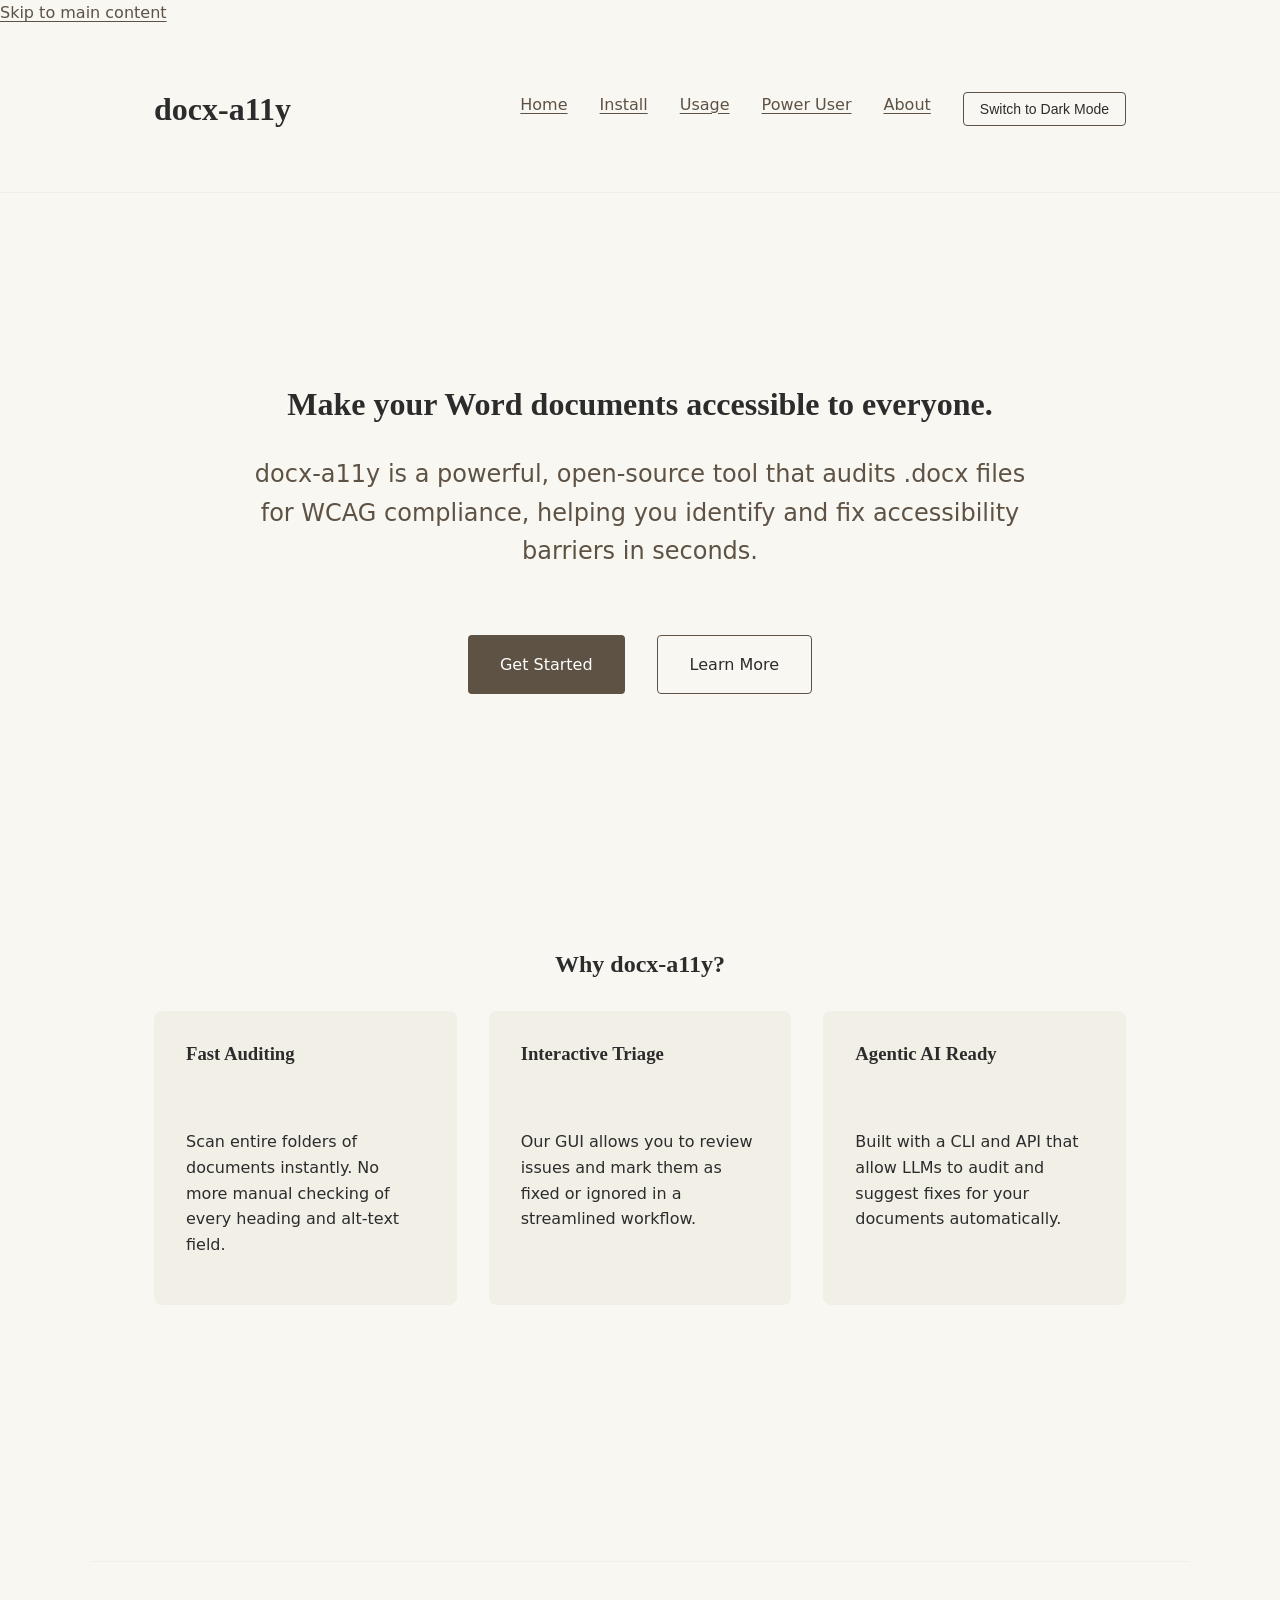
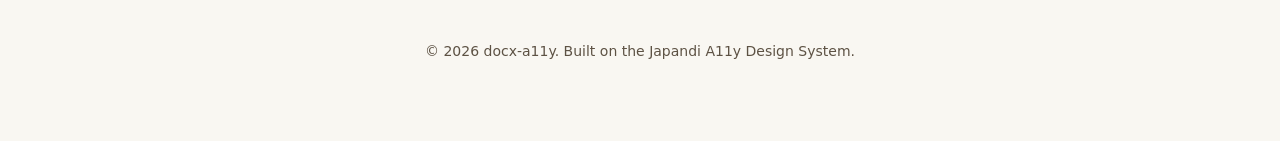
<file: docs/index.html>
<!DOCTYPE html>
<html lang="en">
<head>
  <meta charset="UTF-8">
  <meta name="viewport" content="width=device-width, initial-scale=1.0">
  <title>docx-a11y | Accessible Word Documents</title>
  <link rel="canonical" href="https://thirstyhead.com/docx-a11y/index.html">
  <link rel="stylesheet" href="css/base.css">
  <link rel="stylesheet" href="css/layout.css">
  <link rel="stylesheet" href="css/modules.css">
</head>
<body>
  <a href="#main" class="skip-link">Skip to main content</a>
  <header class="l-header">
    <div class="l-container l-header__nav">
      <h1 style="margin: 0;">docx-a11y</h1>
      <nav aria-label="Main Navigation">
        <ul class="l-header__links">
          <li><a href="index.html" aria-current="page">Home</a></li>
          <li><a href="install.html">Install</a></li>
          <li><a href="usage.html">Usage</a></li>
          <li><a href="power-user.html">Power User</a></li>
          <li><a href="about.html">About</a></li>
          <li><button id="theme-toggle" class="mod-theme-toggle" aria-pressed="false">Toggle Dark Mode</button></li>
        </ul>
      </nav>
    </div>
  </header>

  <main id="main" class="l-container">
    <section class="l-section" style="text-align: center; max-width: 800px; margin: 0 auto;">
      <h2 style="font-size: var(--sys-font-size-xl);">Make your Word documents accessible to everyone.</h2>
      <p style="font-size: var(--sys-font-size-lg); color: var(--sys-color-text-muted);">
        docx-a11y is a powerful, open-source tool that audits .docx files for WCAG compliance, 
        helping you identify and fix accessibility barriers in seconds.
      </p>
      <div style="display: flex; gap: var(--sys-space-md); justify-content: center; margin-top: var(--sys-space-lg);">
        <a href="install.html" class="mod-button">Get Started</a>
        <a href="about.html" class="mod-button" style="background-color: transparent; color: var(--sys-color-text-main); border: 1px solid var(--sys-color-text-muted);">Learn More</a>
      </div>
    </section>

    <section class="l-section">
      <h2 style="text-align: center;">Why docx-a11y?</h2>
      <div class="l-grid">
        <div class="mod-card">
          <h3>Fast Auditing</h3>
          <p>Scan entire folders of documents instantly. No more manual checking of every heading and alt-text field.</p>
        </div>
        <div class="mod-card">
          <h3>Interactive Triage</h3>
          <p>Our GUI allows you to review issues and mark them as fixed or ignored in a streamlined workflow.</p>
        </div>
        <div class="mod-card">
          <h3>Agentic AI Ready</h3>
          <p>Built with a CLI and API that allow LLMs to audit and suggest fixes for your documents automatically.</p>
        </div>
      </div>
    </section>
  </main>

  <footer class="l-footer l-container">
    <p>&copy; 2026 docx-a11y. Built on the Japandi A11y Design System.</p>
  </footer>

  <script src="js/theme.js"></script>
</body>
</html>
</file>
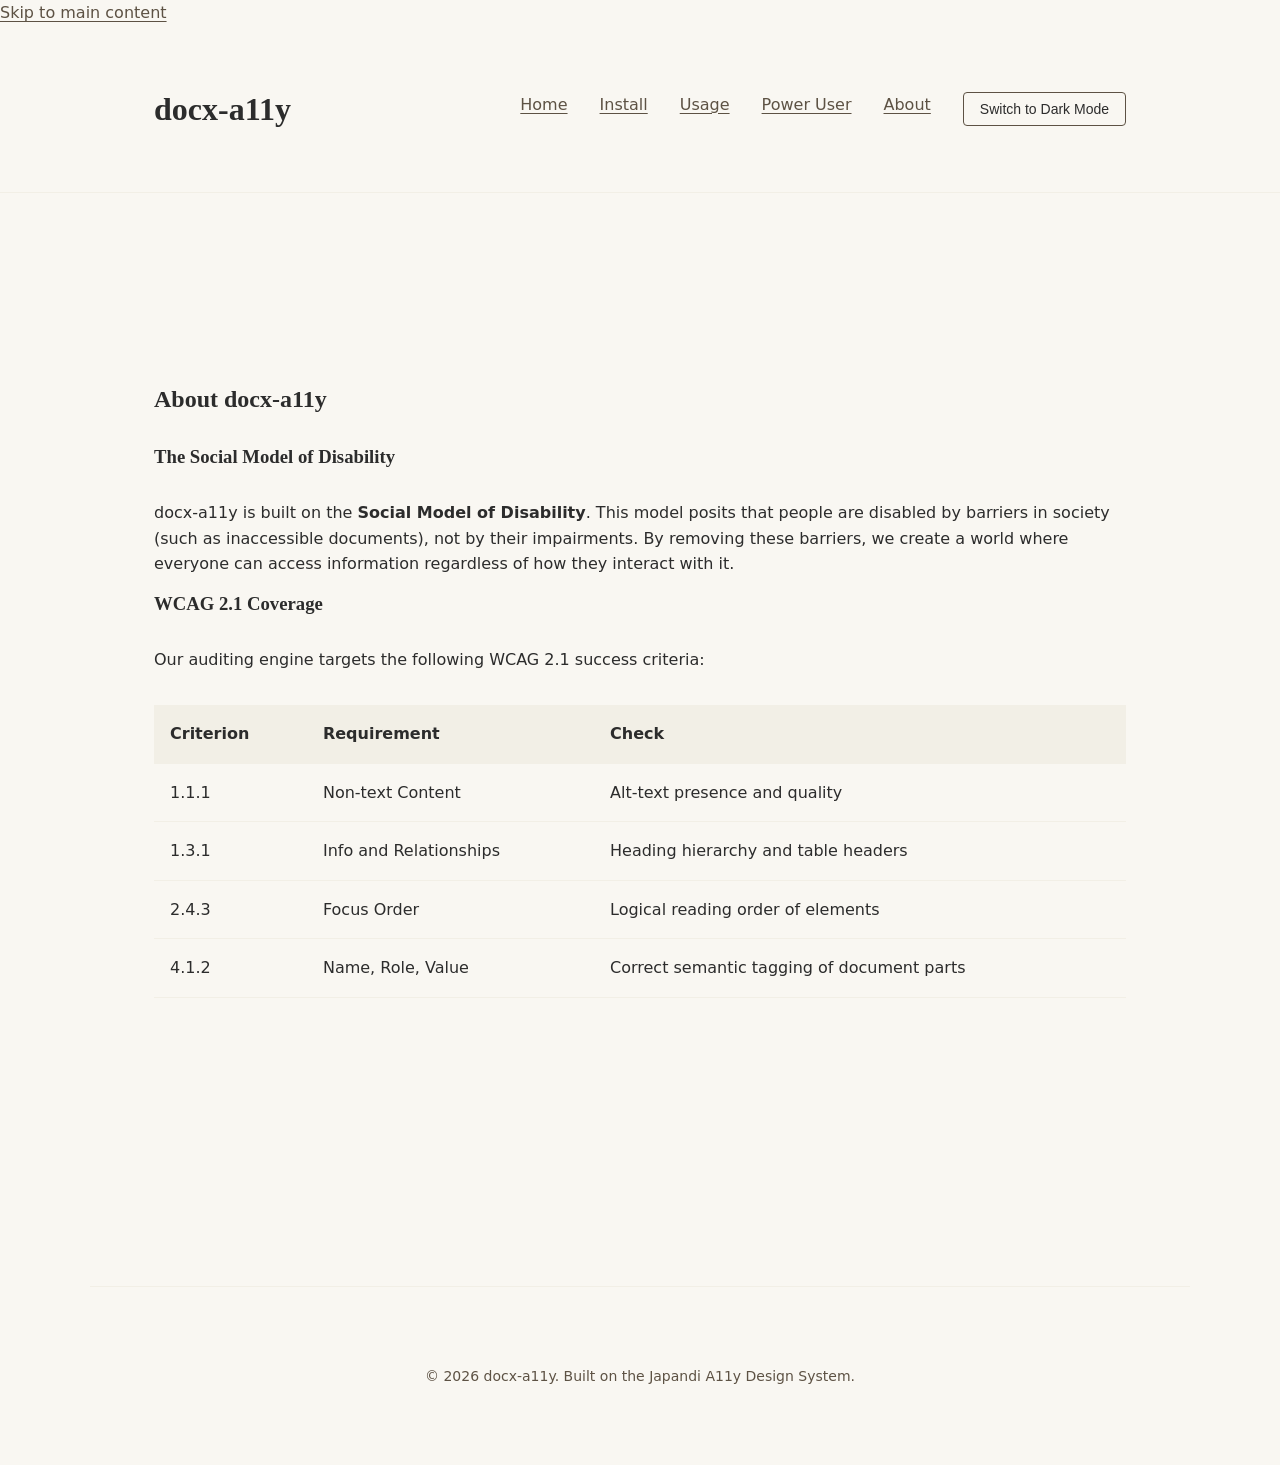
<file: docs/about.html>
<!DOCTYPE html>
<html lang="en">
<head>
  <meta charset="UTF-8">
  <meta name="viewport" content="width=device-width, initial-scale=1.0">
  <title>About | docx-a11y</title>
  <link rel="canonical" href="https://thirstyhead.com/docx-a11y/about.html">
  <link rel="stylesheet" href="css/base.css">
  <link rel="stylesheet" href="css/layout.css">
  <link rel="stylesheet" href="css/modules.css">
</head>
<body>
  <a href="#main" class="skip-link">Skip to main content</a>
  <header class="l-header">
    <div class="l-container l-header__nav">
      <h1 style="margin: 0;">docx-a11y</h1>
      <nav aria-label="Main Navigation">
        <ul class="l-header__links">
          <li><a href="index.html">Home</a></li>
          <li><a href="install.html">Install</a></li>
          <li><a href="usage.html">Usage</a></li>
          <li><a href="power-user.html">Power User</a></li>
          <li><a href="about.html" aria-current="page">About</a></li>
          <li><button id="theme-toggle" class="mod-theme-toggle" aria-pressed="false">Toggle Dark Mode</button></li>
        </ul>
      </nav>
    </div>
  </header>

  <main id="main" class="l-container">
    <section class="l-section">
      <h2>About docx-a11y</h2>
      
      <h3>The Social Model of Disability</h3>
      <p>
        docx-a11y is built on the <strong>Social Model of Disability</strong>. This model posits that people are disabled by barriers in society (such as inaccessible documents), not by their impairments. 
        By removing these barriers, we create a world where everyone can access information regardless of how they interact with it.
      </p>

      <h3>WCAG 2.1 Coverage</h3>
      <p>Our auditing engine targets the following WCAG 2.1 success criteria:</p>
      <table class="mod-table">
        <thead>
          <tr>
            <th>Criterion</th>
            <th>Requirement</th>
            <th>Check</th>
          </tr>
        </thead>
        <tbody>
          <tr>
            <td>1.1.1</td>
            <td>Non-text Content</td>
            <td>Alt-text presence and quality</td>
          </tr>
          <tr>
            <td>1.3.1</td>
            <td>Info and Relationships</td>
            <td>Heading hierarchy and table headers</td>
          </tr>
          <tr>
            <td>2.4.3</td>
            <td>Focus Order</td>
            <td>Logical reading order of elements</td>
          </tr>
          <tr>
            <td>4.1.2</td>
            <td>Name, Role, Value</td>
            <td>Correct semantic tagging of document parts</td>
          </tr>
        </tbody>
      </table>
    </section>
  </main>

  <footer class="l-footer l-container">
    <p>&copy; 2026 docx-a11y. Built on the Japandi A11y Design System.</p>
  </footer>

  <script src="js/theme.js"></script>
</body>
</html>
</file>
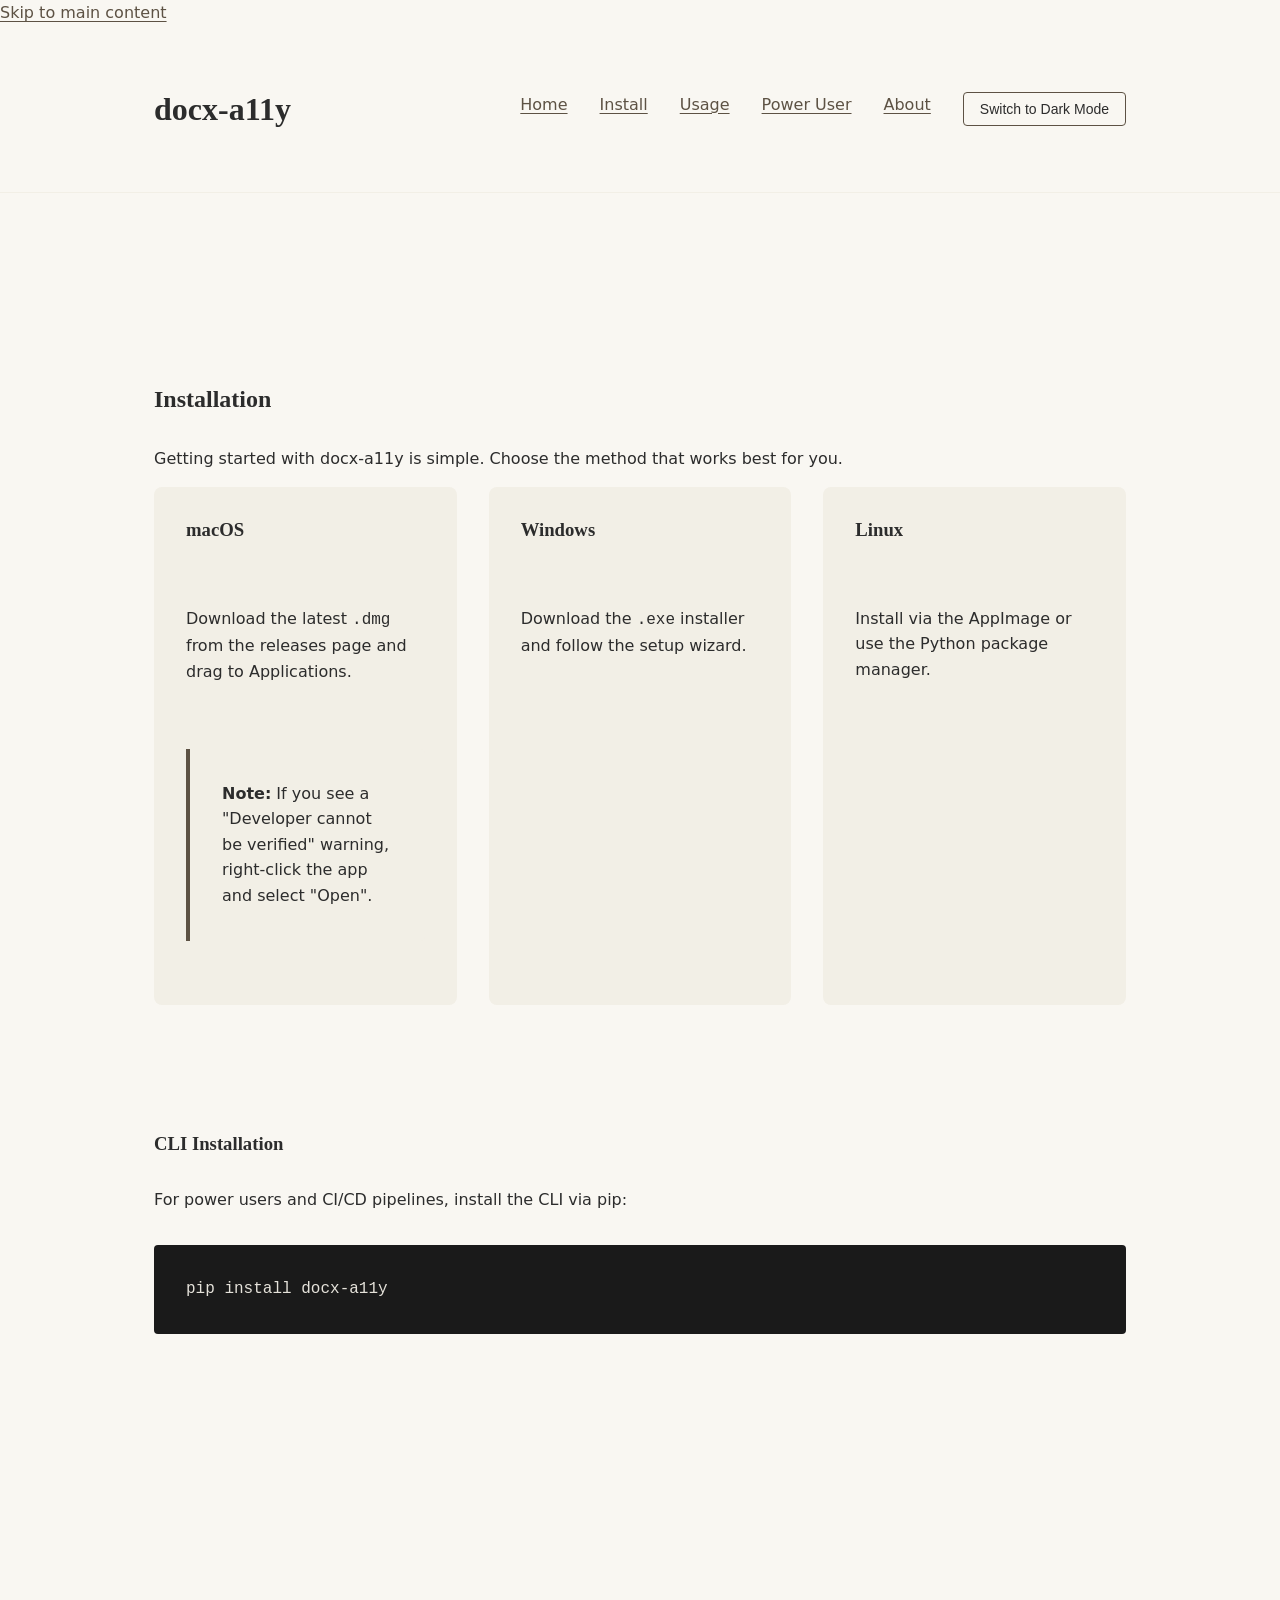
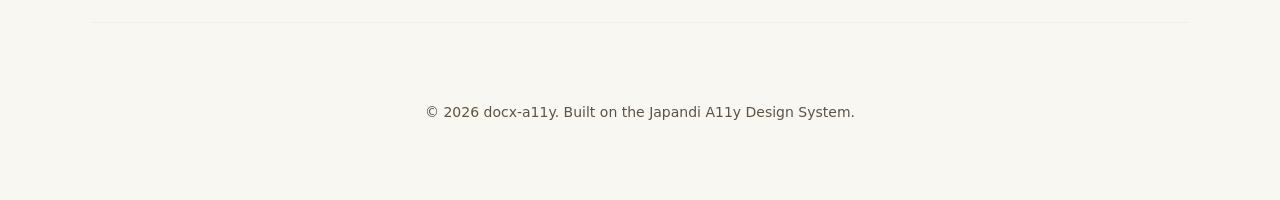
<file: docs/install.html>
<!DOCTYPE html>
<html lang="en">
<head>
  <meta charset="UTF-8">
  <meta name="viewport" content="width=device-width, initial-scale=1.0">
  <title>Installation | docx-a11y</title>
  <link rel="canonical" href="https://thirstyhead.com/docx-a11y/install.html">
  <link rel="stylesheet" href="css/base.css">
  <link rel="stylesheet" href="css/layout.css">
  <link rel="stylesheet" href="css/modules.css">
</head>
<body>
  <a href="#main" class="skip-link">Skip to main content</a>
  <header class="l-header">
    <div class="l-container l-header__nav">
      <h1 style="margin: 0;">docx-a11y</h1>
      <nav aria-label="Main Navigation">
        <ul class="l-header__links">
          <li><a href="index.html">Home</a></li>
          <li><a href="install.html" aria-current="page">Install</a></li>
          <li><a href="usage.html">Usage</a></li>
          <li><a href="power-user.html">Power User</a></li>
          <li><a href="about.html">About</a></li>
          <li><button id="theme-toggle" class="mod-theme-toggle" aria-pressed="false">Toggle Dark Mode</button></li>
        </ul>
      </nav>
    </div>
  </header>

  <main id="main" class="l-container">
    <section class="l-section">
      <h2>Installation</h2>
      <p>Getting started with docx-a11y is simple. Choose the method that works best for you.</p>
      
      <div class="l-grid">
        <div class="mod-card">
          <h3>macOS</h3>
          <p>Download the latest <code>.dmg</code> from the releases page and drag to Applications.</p>
          <div class="mod-alert">
            <strong>Note:</strong> If you see a "Developer cannot be verified" warning, right-click the app and select "Open".
          </div>
        </div>
        <div class="mod-card">
          <h3>Windows</h3>
          <p>Download the <code>.exe</code> installer and follow the setup wizard.</p>
        </div>
        <div class="mod-card">
          <h3>Linux</h3>
          <p>Install via the AppImage or use the Python package manager.</p>
        </div>
      </div>

      <h3 style="margin-top: var(--sys-space-xl);">CLI Installation</h3>
      <p>For power users and CI/CD pipelines, install the CLI via pip:</p>
      <div class="mod-code-block">
        pip install docx-a11y
      </div>
    </section>
  </main>

  <footer class="l-footer l-container">
    <p>&copy; 2026 docx-a11y. Built on the Japandi A11y Design System.</p>
  </footer>

  <script src="js/theme.js"></script>
</body>
</html>
</file>
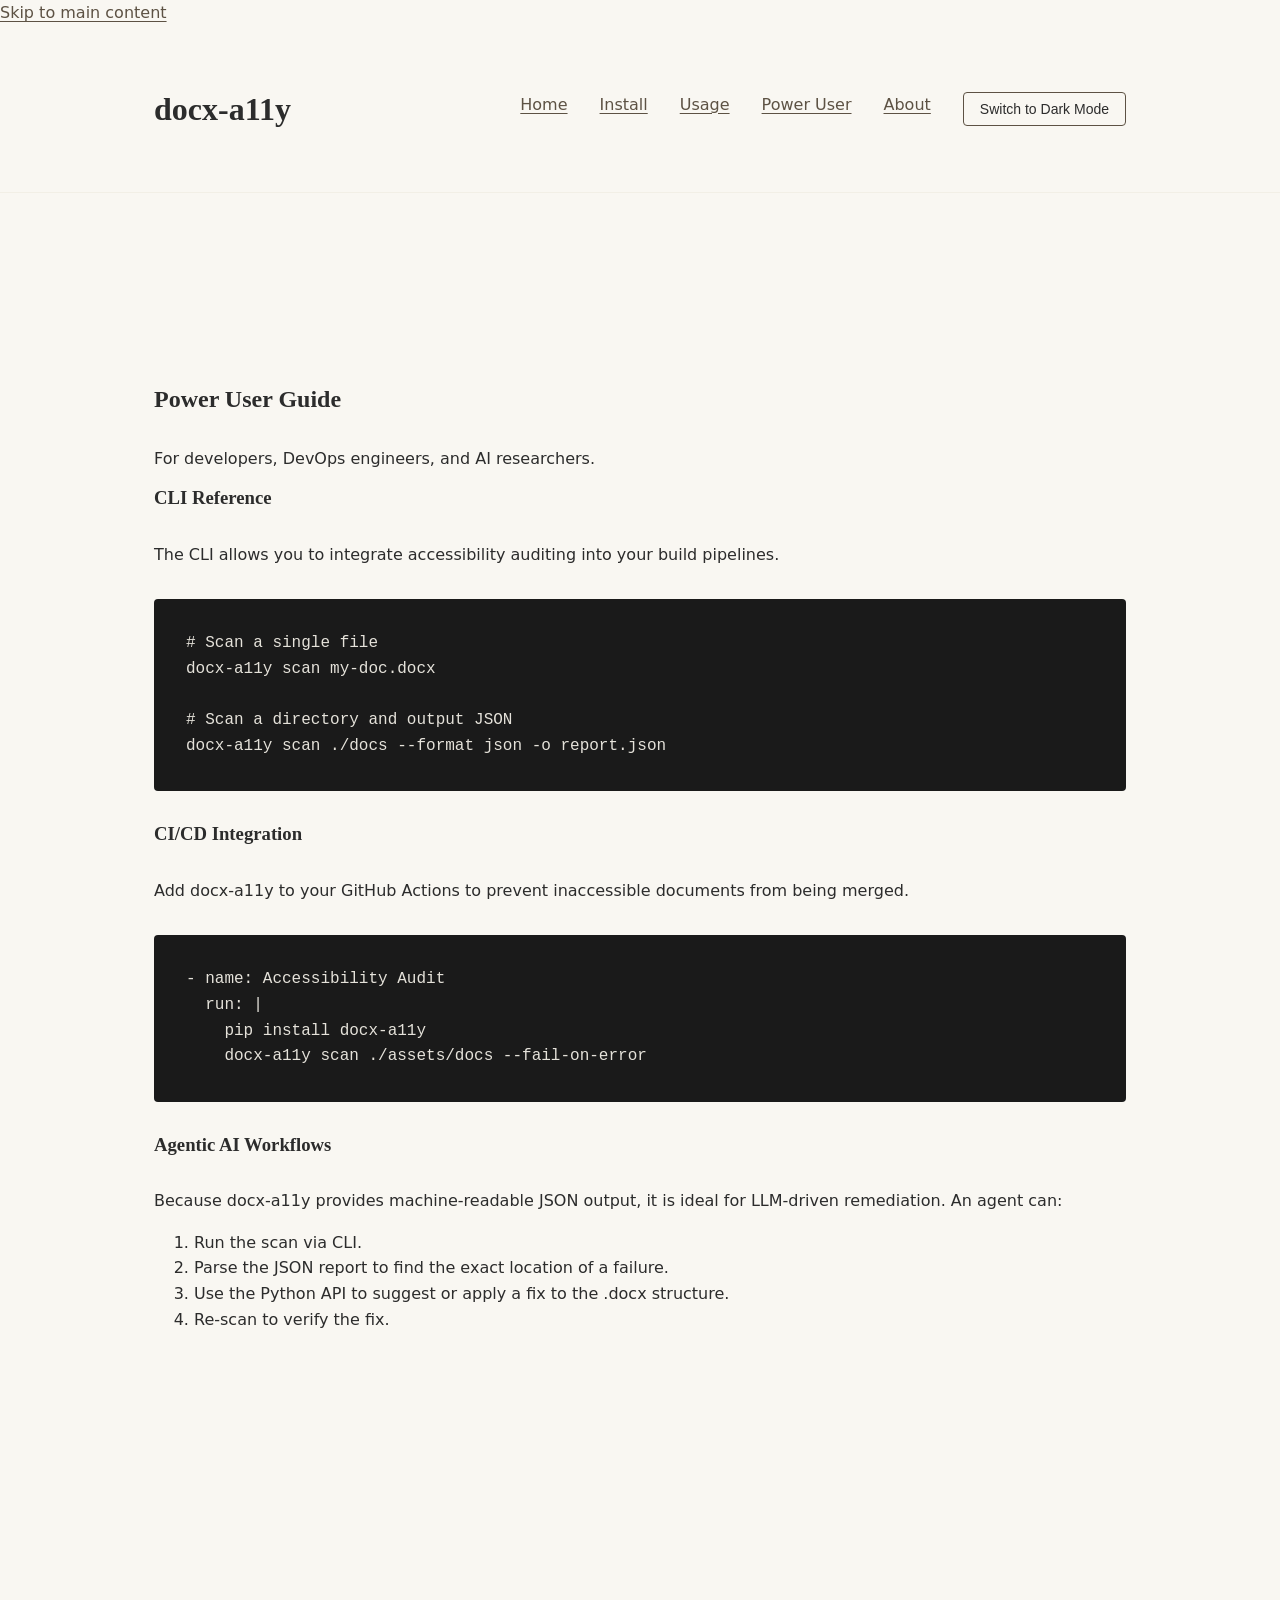
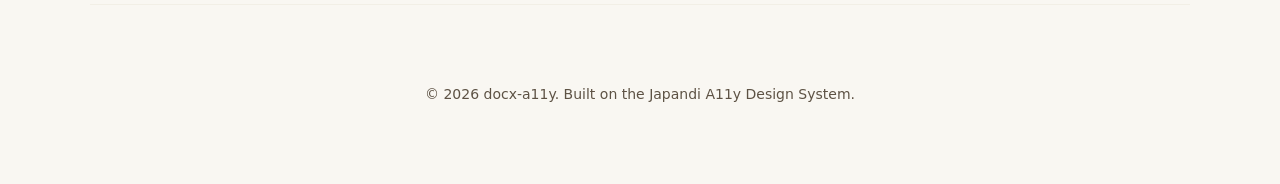
<file: docs/power-user.html>
<!DOCTYPE html>
<html lang="en">
<head>
  <meta charset="UTF-8">
  <meta name="viewport" content="width=device-width, initial-scale=1.0">
  <title>Power User | docx-a11y</title>
  <link rel="canonical" href="https://thirstyhead.com/docx-a11y/power-user.html">
  <link rel="stylesheet" href="css/base.css">
  <link rel="stylesheet" href="css/layout.css">
  <link rel="stylesheet" href="css/modules.css">
</head>
<body>
  <a href="#main" class="skip-link">Skip to main content</a>
  <header class="l-header">
    <div class="l-container l-header__nav">
      <h1 style="margin: 0;">docx-a11y</h1>
      <nav aria-label="Main Navigation">
        <ul class="l-header__links">
          <li><a href="index.html">Home</a></li>
          <li><a href="install.html">Install</a></li>
          <li><a href="usage.html">Usage</a></li>
          <li><a href="power-user.html" aria-current="page">Power User</a></li>
          <li><a href="about.html">About</a></li>
          <li><button id="theme-toggle" class="mod-theme-toggle" aria-pressed="false">Toggle Dark Mode</button></li>
        </ul>
      </nav>
    </div>
  </header>

  <main id="main" class="l-container">
    <section class="l-section">
      <h2>Power User Guide</h2>
      <p>For developers, DevOps engineers, and AI researchers.</p>
      
      <h3>CLI Reference</h3>
      <p>The CLI allows you to integrate accessibility auditing into your build pipelines.</p>
      <div class="mod-code-block">
        # Scan a single file<br>
        docx-a11y scan my-doc.docx<br><br>
        # Scan a directory and output JSON<br>
        docx-a11y scan ./docs --format json -o report.json
      </div>

      <h3>CI/CD Integration</h3>
      <p>Add docx-a11y to your GitHub Actions to prevent inaccessible documents from being merged.</p>
      <div class="mod-code-block">
        - name: Accessibility Audit<br>
        &nbsp;&nbsp;run: |<br>
        &nbsp;&nbsp;&nbsp;&nbsp;pip install docx-a11y<br>
        &nbsp;&nbsp;&nbsp;&nbsp;docx-a11y scan ./assets/docs --fail-on-error
      </div>

      <h3>Agentic AI Workflows</h3>
      <p>Because docx-a11y provides machine-readable JSON output, it is ideal for LLM-driven remediation. An agent can:</p>
      <ol>
        <li>Run the scan via CLI.</li>
        <li>Parse the JSON report to find the exact location of a failure.</li>
        <li>Use the Python API to suggest or apply a fix to the .docx structure.</li>
        <li>Re-scan to verify the fix.</li>
      </ol>
    </section>
  </main>

  <footer class="l-footer l-container">
    <p>&copy; 2026 docx-a11y. Built on the Japandi A11y Design System.</p>
  </footer>

  <script src="js/theme.js"></script>
</body>
</html>
</file>
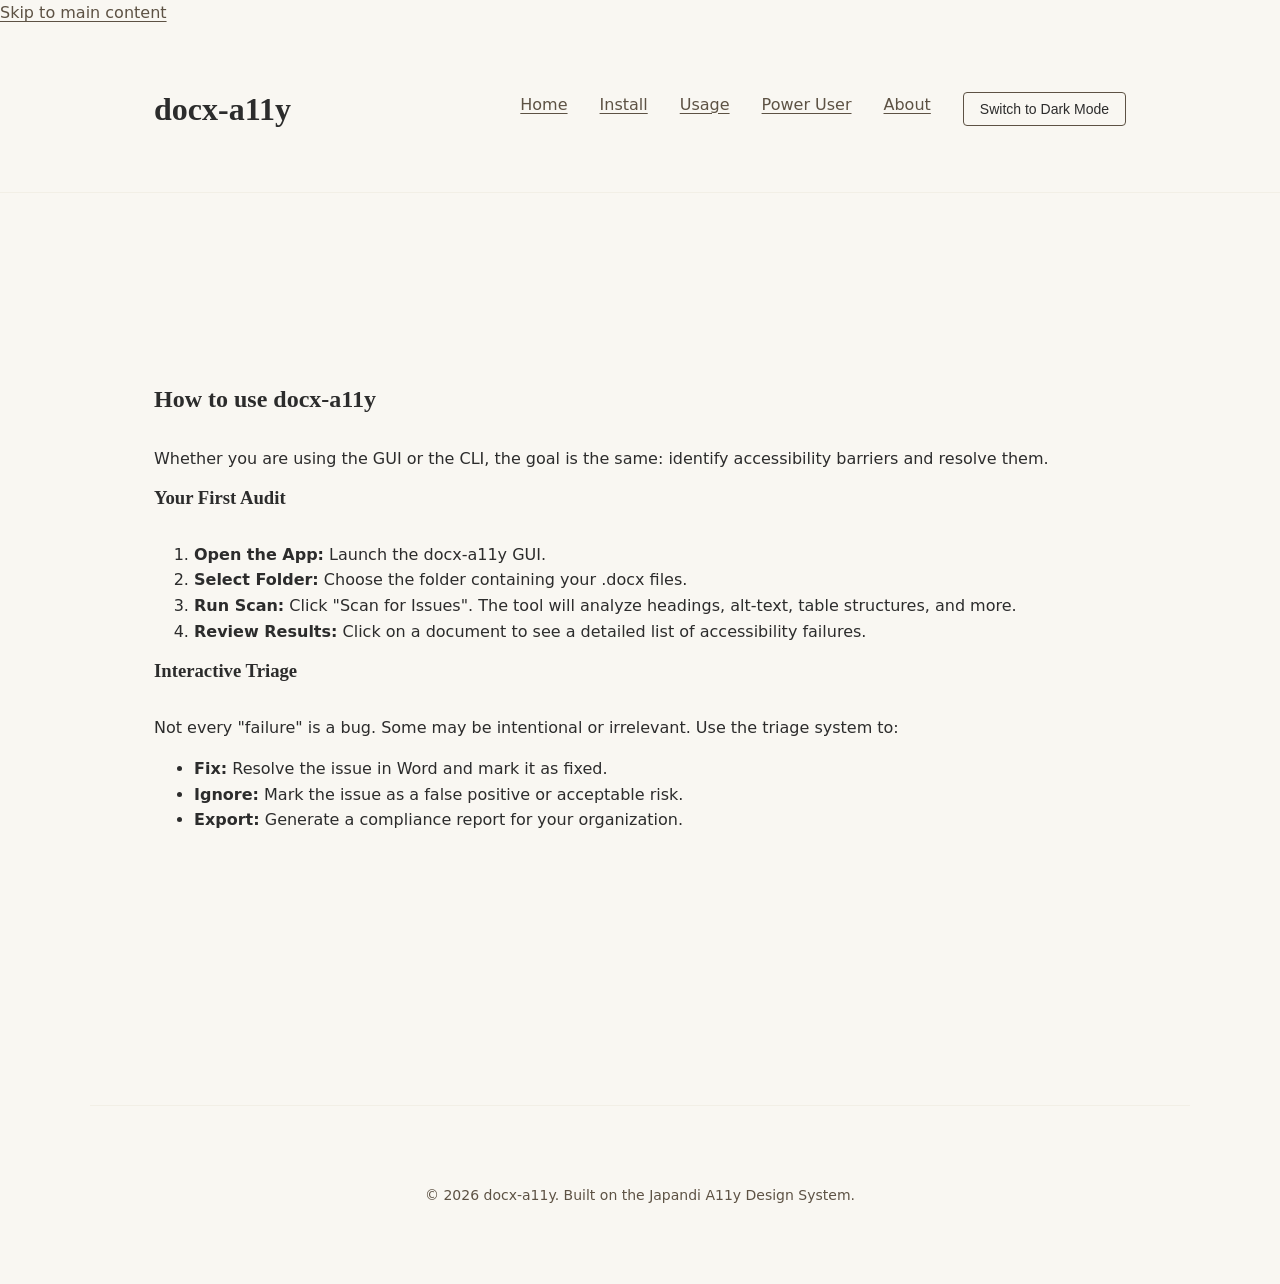
<file: docs/usage.html>
<!DOCTYPE html>
<html lang="en">
<head>
  <meta charset="UTF-8">
  <meta name="viewport" content="width=device-width, initial-scale=1.0">
  <title>Usage | docx-a11y</title>
  <link rel="canonical" href="https://thirstyhead.com/docx-a11y/usage.html">
  <link rel="stylesheet" href="css/base.css">
  <link rel="stylesheet" href="css/layout.css">
  <link rel="stylesheet" href="css/modules.css">
</head>
<body>
  <a href="#main" class="skip-link">Skip to main content</a>
  <header class="l-header">
    <div class="l-container l-header__nav">
      <h1 style="margin: 0;">docx-a11y</h1>
      <nav aria-label="Main Navigation">
        <ul class="l-header__links">
          <li><a href="index.html">Home</a></li>
          <li><a href="install.html">Install</a></li>
          <li><a href="usage.html" aria-current="page">Usage</a></li>
          <li><a href="power-user.html">Power User</a></li>
          <li><a href="about.html">About</a></li>
          <li><button id="theme-toggle" class="mod-theme-toggle" aria-pressed="false">Toggle Dark Mode</button></li>
        </ul>
      </nav>
    </div>
  </header>

  <main id="main" class="l-container">
    <section class="l-section">
      <h2>How to use docx-a11y</h2>
      <p>Whether you are using the GUI or the CLI, the goal is the same: identify accessibility barriers and resolve them.</p>
      
      <h3>Your First Audit</h3>
      <ol>
        <li><strong>Open the App:</strong> Launch the docx-a11y GUI.</li>
        <li><strong>Select Folder:</strong> Choose the folder containing your .docx files.</li>
        <li><strong>Run Scan:</strong> Click "Scan for Issues". The tool will analyze headings, alt-text, table structures, and more.</li>
        <li><strong>Review Results:</strong> Click on a document to see a detailed list of accessibility failures.</li>
      </ol>

      <h3>Interactive Triage</h3>
      <p>Not every "failure" is a bug. Some may be intentional or irrelevant. Use the triage system to:</p>
      <ul>
        <li><strong>Fix:</strong> Resolve the issue in Word and mark it as fixed.</li>
        <li><strong>Ignore:</strong> Mark the issue as a false positive or acceptable risk.</li>
        <li><strong>Export:</strong> Generate a compliance report for your organization.</li>
      </ul>
    </section>
  </main>

  <footer class="l-footer l-container">
    <p>&copy; 2026 docx-a11y. Built on the Japandi A11y Design System.</p>
  </footer>

  <script src="js/theme.js"></script>
</body>
</html>
</file>
<file: docs/css/base.css>
/* 
  SMACSS: Base
  Derived from Japandi A11y Design System (DTS 2025.10)
*/

:root {
  /* Palette - Light Mode */
  --color-linen: #F9F7F2;
  --color-muted-linen: #F2EFE6;
  --color-charcoal: #2C2C2C;
  --color-muted-oak: #5D5244;
  
  /* Palette - Dark Mode */
  --color-deep-charcoal: #1A1A1A;
  --color-dark-muted: #252525;
  --color-soft-cream: #E5E2DA;
  --color-pale-oak: #B5A695;

  /* Semantic Tokens - Light (Default) */
  --sys-color-bg-primary: var(--color-linen);
  --sys-color-bg-surface: var(--color-muted-linen);
  --sys-color-text-main: var(--color-charcoal);
  --sys-color-text-muted: var(--color-muted-oak);
  --sys-color-accent: var(--color-muted-oak);

  /* Typography */
  --sys-font-family-sans: system-ui, -apple-system, BlinkMacSystemFont, "Segoe UI", Roboto, Helvetica, Arial, sans-serif;
  --sys-font-family-serif: Georgia, "Times New Roman", serif;
  --sys-font-size-base: 1rem;
  --sys-font-size-sm: 0.875rem;
  --sys-font-size-md: 1.25rem;
  --sys-font-size-lg: 1.5rem;
  --sys-font-size-xl: 2rem;
  --sys-line-height-body: 1.6;
  --sys-line-height-heading: 1.2;
  --sys-font-weight-regular: 400;
  --sys-font-weight-medium: 500;
  --sys-font-weight-bold: 700;

  /* Spacing */
  --sys-space-base: 0.5rem;
  --sys-space-xs: calc(var(--sys-space-base) * 1);
  --sys-space-sm: calc(var(--sys-space-base) * 2);
  --sys-space-md: calc(var(--sys-space-base) * 4);
  --sys-space-lg: calc(var(--sys-space-base) * 8);
  --sys-space-xl: calc(var(--sys-space-base) * 16);

  /* Borders */
  --sys-radius-sm: 4px;
  --sys-radius-md: 8px;
  --sys-radius-lg: 16px;
}

/* Dark Mode Overrides */
[data-theme="dark"] {
  --sys-color-bg-primary: var(--color-deep-charcoal);
  --sys-color-bg-surface: var(--color-dark-muted);
  --sys-color-text-main: var(--color-soft-cream);
  --sys-color-text-muted: var(--color-pale-oak);
  --sys-color-accent: var(--color-pale-oak);
}

/* Basic Reset */
*, *::before, *::after {
  box-sizing: border-box;
}

body {
  margin: 0;
  padding: 0;
  font-family: var(--sys-font-family-sans);
  font-size: var(--sys-font-size-base);
  line-height: var(--sys-line-height-body);
  background-color: var(--sys-color-bg-primary);
  color: var(--sys-color-text-main);
  transition: background-color 0.3s ease, color 0.3s ease;
}

h1, h2, h3, h4, h5, h6 {
  font-family: var(--sys-font-family-serif);
  line-height: var(--sys-line-height-heading);
  margin-top: 0;
  margin-bottom: var(--sys-space-md);
}

a {
  color: var(--sys-color-accent);
  text-decoration: underline;
  text-underline-offset: 3px;
}

a:focus-visible, 
button:focus-visible {
  outline: 3px solid var(--sys-color-accent);
  outline-offset: 2px;
}
</file>
<file: docs/css/layout.css>
/* 
  SMACSS: Layout
*/

.l-container {
  max-width: 1100px;
  margin: 0 auto;
  padding: 0 var(--sys-space-lg);
}

.l-header {
  padding: var(--sys-space-lg) 0;
  border-bottom: 1px solid var(--sys-color-bg-surface);
  margin-bottom: var(--sys-space-lg);
}

.l-header__nav {
  display: flex;
  justify-content: space-between;
  align-items: center;
}

.l-header__links {
  display: flex;
  gap: var(--sys-space-md);
  list-style: none;
  margin: 0;
  padding: 0;
}

.l-footer {
  margin-top: var(--sys-space-xl);
  padding: var(--sys-space-lg) 0;
  border-top: 1px solid var(--sys-color-bg-surface);
  text-align: center;
  font-size: var(--sys-font-size-sm);
  color: var(--sys-color-text-muted);
}

.l-grid {
  display: grid;
  grid-template-columns: repeat(auto-fill, minmax(300px, 1fr));
  gap: var(--sys-space-md);
}

.l-section {
  padding: var(--sys-space-xl) 0;
}
</file>
<file: docs/css/modules.css>
/* 
  SMACSS: Modules
*/

.mod-card {
  background-color: var(--sys-color-bg-surface);
  border-radius: var(--sys-radius-md);
  padding: var(--sys-space-md);
  display: flex;
  flex-direction: column;
  gap: var(--sys-space-sm);
  transition: transform 0.2s ease;
}

.mod-card:hover {
  transform: translateY(-4px);
}

.mod-button {
  display: inline-flex;
  align-items: center;
  justify-content: center;
  padding: var(--sys-space-sm) var(--sys-space-md);
  background-color: var(--sys-color-accent);
  color: white;
  border: none;
  border-radius: var(--sys-radius-sm);
  cursor: pointer;
  font-weight: var(--sys-font-weight-medium);
  text-decoration: none;
  transition: opacity 0.2s ease;
}

.mod-button:hover {
  opacity: 0.9;
}

.mod-code-block {
  background-color: var(--color-deep-charcoal);
  color: var(--color-soft-cream);
  padding: var(--sys-space-md);
  border-radius: var(--sys-radius-sm);
  font-family: monospace;
  overflow-x: auto;
  margin: var(--sys-space-md) 0;
}

.mod-alert {
  padding: var(--sys-space-md);
  border-left: 4px solid var(--sys-color-accent);
  background-color: var(--sys-color-bg-surface);
  margin: var(--sys-space-md) 0;
  border-radius: 0 var(--sys-radius-sm) var(--sys-radius-sm) 0;
}

.mod-table {
  width: 100%;
  border-collapse: collapse;
  margin: var(--sys-space-md) 0;
}

.mod-table th, .mod-table td {
  text-align: left;
  padding: var(--sys-space-sm);
  border-bottom: 1px solid var(--sys-color-bg-surface);
}

.mod-table th {
  font-weight: var(--sys-font-weight-bold);
  background-color: var(--sys-color-bg-surface);
}

.mod-theme-toggle {
  background: none;
  border: 1px solid var(--sys-color-text-muted);
  color: var(--sys-color-text-main);
  padding: var(--sys-space-xs) var(--sys-space-sm);
  border-radius: var(--sys-radius-sm);
  cursor: pointer;
  font-size: var(--sys-font-size-sm);
}
</file>
